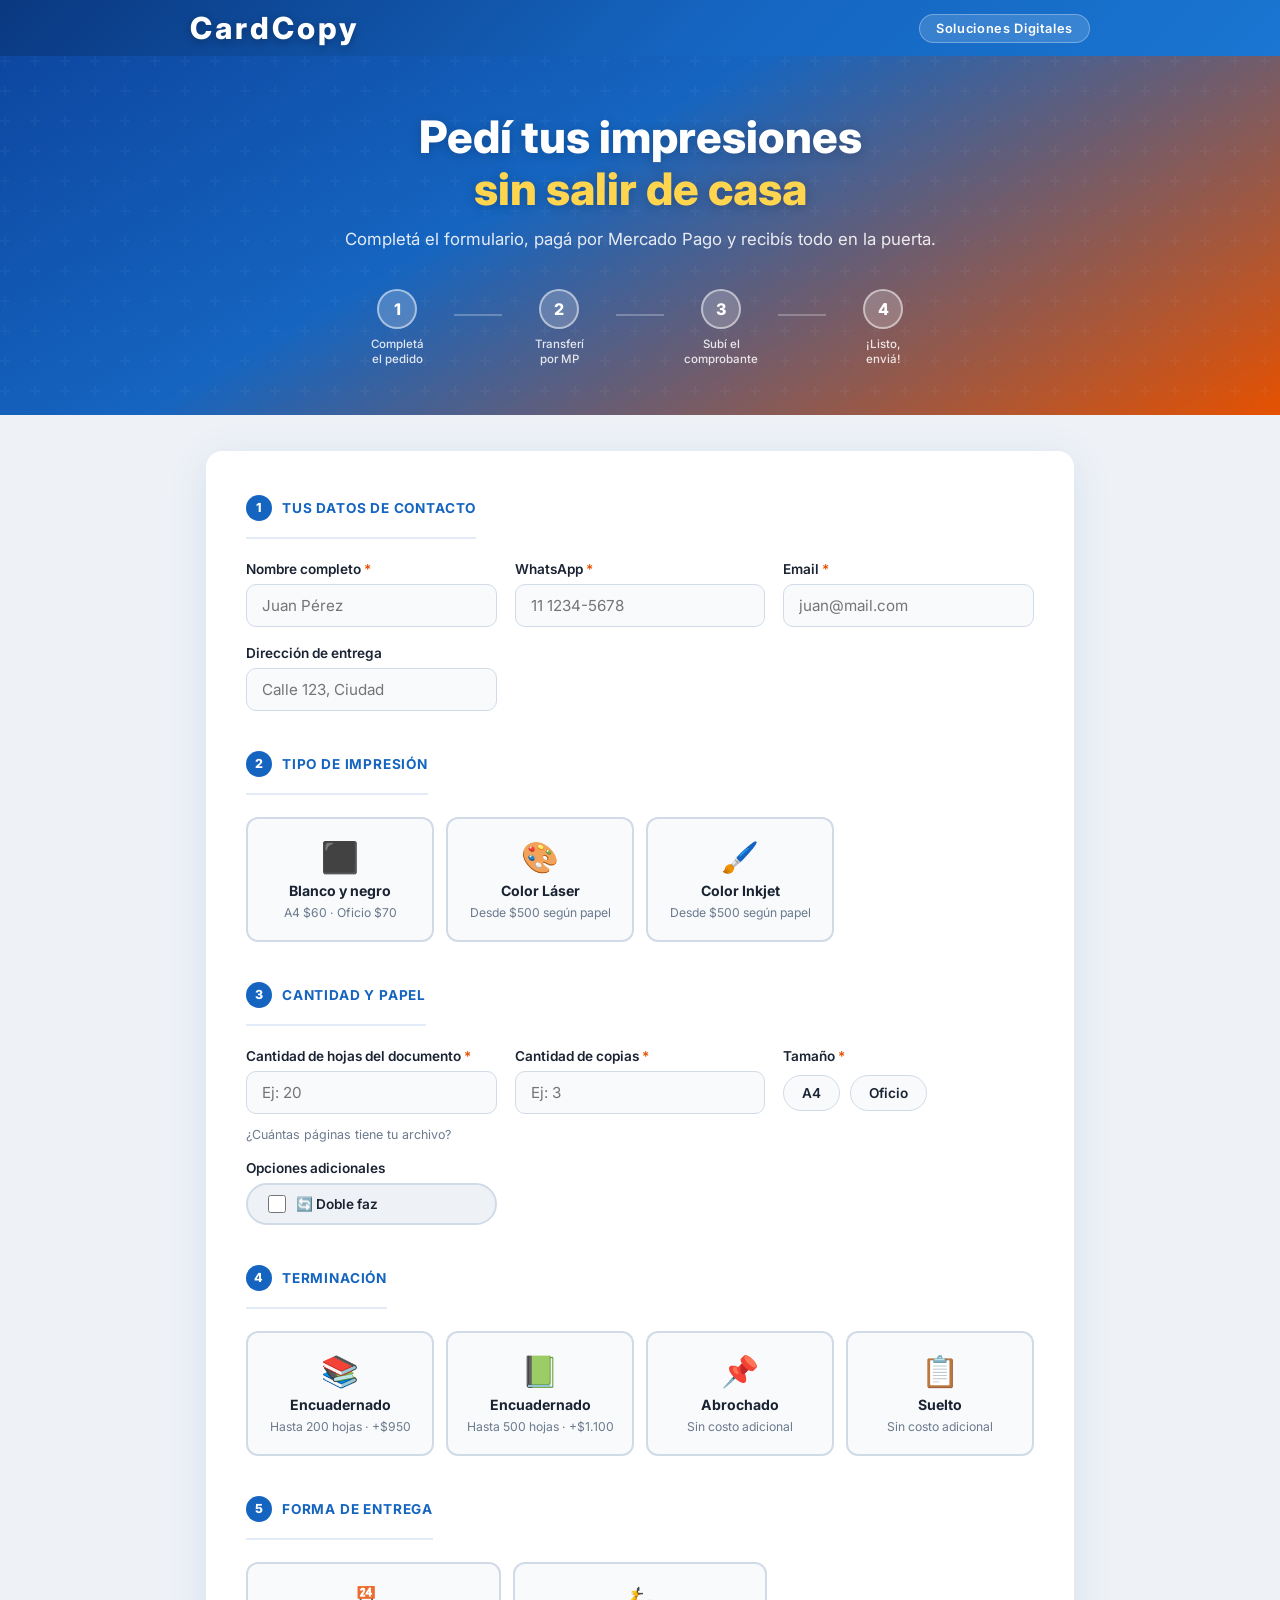
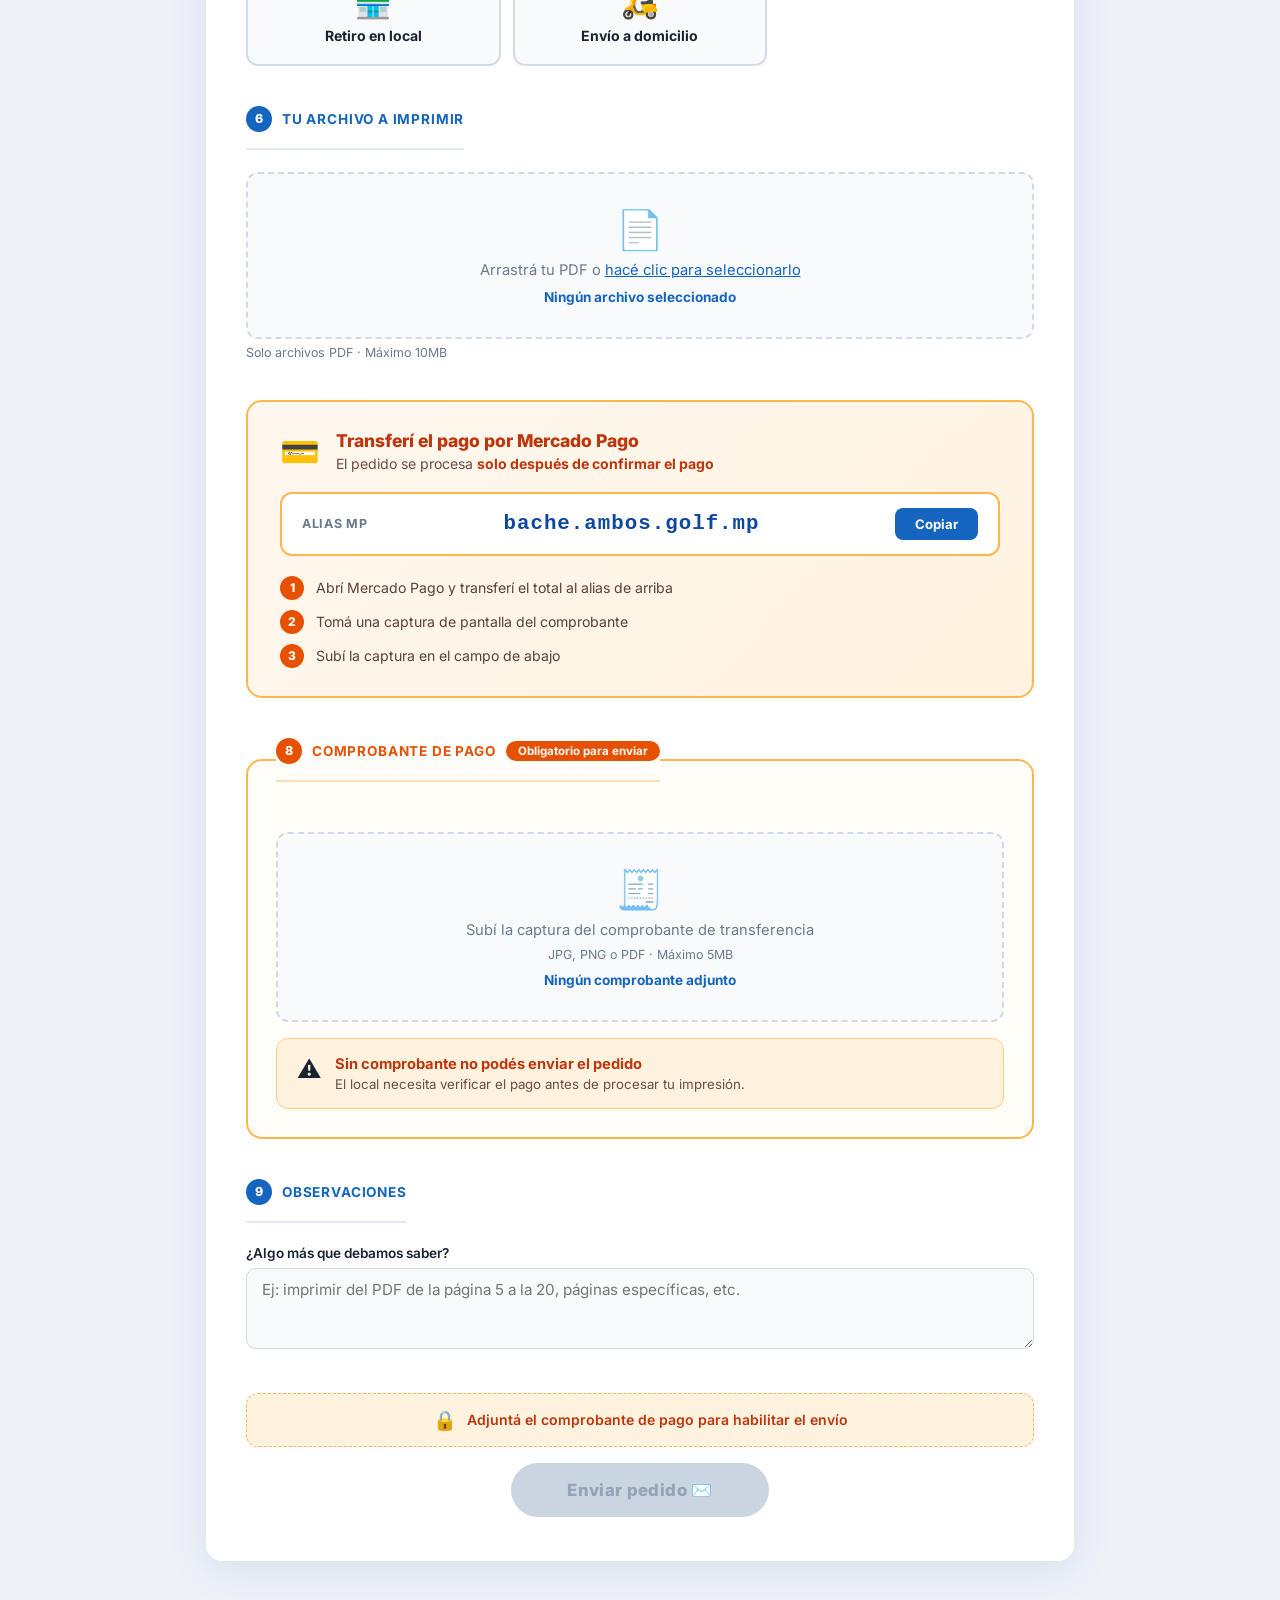
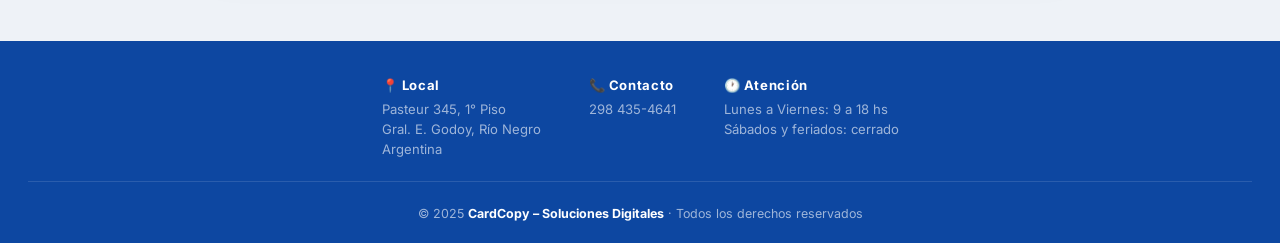
<file: index.html>
<!DOCTYPE html>
<html lang="es">
<head>
  <meta charset="UTF-8" />
  <meta name="viewport" content="width=device-width, initial-scale=1.0" />
  <title>CardCopy – Pedidos de Impresión</title>
  <link rel="stylesheet" href="style.css" />
  <link href="https://fonts.googleapis.com/css2?family=Inter:wght@400;500;600;700;800&display=swap" rel="stylesheet" />
</head>
<body>

  <!-- HEADER -->
  <header class="header">
    <div class="header-inner">
      <span class="logo-text">CardCopy</span>
      <div class="header-badge">Soluciones Digitales</div>
    </div>
  </header>

  <!-- HERO -->
  <section class="hero">
    <h1>Pedí tus impresiones<br/><span>sin salir de casa</span></h1>
    <p>Completá el formulario, pagá por Mercado Pago y recibís todo en la puerta.</p>
    <div class="steps">
      <div class="step"><div class="step-num">1</div><div class="step-label">Completá<br/>el pedido</div></div>
      <div class="step-line"></div>
      <div class="step"><div class="step-num">2</div><div class="step-label">Transferí<br/>por MP</div></div>
      <div class="step-line"></div>
      <div class="step"><div class="step-num">3</div><div class="step-label">Subí el<br/>comprobante</div></div>
      <div class="step-line"></div>
      <div class="step"><div class="step-num">4</div><div class="step-label">¡Listo,<br/>enviá!</div></div>
    </div>
  </section>

  <main class="container">
    <form class="form-card" id="mainForm" novalidate>

      <!-- PASO 1: DATOS -->
      <fieldset class="section">
        <legend class="section-title">
          <span class="section-num">1</span>
          Tus datos de contacto
        </legend>
        <div class="form-grid">
          <div class="field">
            <label for="nombre">Nombre completo <span class="req">*</span></label>
            <input type="text" id="nombre" name="fi-sender-fullName" required placeholder="Juan Pérez" />
          </div>
          <div class="field">
            <label for="telefono">WhatsApp <span class="req">*</span></label>
            <input type="tel" id="telefono" name="fi-text-telefono" required placeholder="11 1234-5678" />
          </div>
          <div class="field">
            <label for="email">Email <span class="req">*</span></label>
            <input type="email" id="email" name="fi-sender-email" required placeholder="juan@mail.com" />
          </div>
          <div class="field">
            <label for="direccion">Dirección de entrega</label>
            <input type="text" id="direccion" name="fi-text-direccion" placeholder="Calle 123, Ciudad" />
          </div>
        </div>
      </fieldset>

      <!-- PASO 2: TIPO DE COPIA -->
      <fieldset class="section">
        <legend class="section-title">
          <span class="section-num">2</span>
          Tipo de impresión
        </legend>
        <div class="option-grid">
          <label class="option-card">
            <input type="radio" name="fi-radio-tipo" value="Blanco y negro" required data-tipo="bn" />
            <div class="option-body">
              <span class="option-icon">⬛</span>
              <span class="option-label">Blanco y negro</span>
              <span class="option-desc">A4 $60 · Oficio $70</span>
            </div>
          </label>
          <label class="option-card">
            <input type="radio" name="fi-radio-tipo" value="Color Láser (alta definición)" data-tipo="color" />
            <div class="option-body">
              <span class="option-icon">🎨</span>
              <span class="option-label">Color Láser</span>
              <span class="option-desc">Desde $500 según papel</span>
            </div>
          </label>
          <label class="option-card">
            <input type="radio" name="fi-radio-tipo" value="Color Inkjet (calidad estándar)" data-tipo="color" />
            <div class="option-body">
              <span class="option-icon">🖌️</span>
              <span class="option-label">Color Inkjet</span>
              <span class="option-desc">Desde $500 según papel</span>
            </div>
          </label>
        </div>
      </fieldset>

      <!-- PASO 3: CANTIDAD Y PAPEL -->
      <fieldset class="section">
        <legend class="section-title">
          <span class="section-num">3</span>
          Cantidad y papel
        </legend>
        <div class="form-grid">
          <div class="field">
            <label for="hojas">Cantidad de hojas del documento <span class="req">*</span></label>
            <input type="number" id="hojas" name="fi-number-hojas" min="1" required placeholder="Ej: 20" />
            <span class="field-hint">¿Cuántas páginas tiene tu archivo?</span>
          </div>
          <div class="field">
            <label for="cantidad">Cantidad de copias <span class="req">*</span></label>
            <input type="number" id="cantidad" name="fi-number-copias" min="1" required placeholder="Ej: 3" />
          </div>
          <div class="field" id="campoTamaño">
            <label>Tamaño <span class="req">*</span></label>
            <div class="radio-row">
              <label class="radio-pill">
                <input type="radio" name="fi-radio-tamano" value="A4" required />
                <span>A4</span>
              </label>
              <label class="radio-pill">
                <input type="radio" name="fi-radio-tamano" value="Oficio" />
                <span>Oficio</span>
              </label>
            </div>
          </div>
          <div class="field" id="campoPapel" style="display:none;">
            <label>Tipo de papel <span class="req">*</span></label>
            <div class="radio-row">
              <label class="radio-pill">
                <input type="radio" name="fi-radio-papel" value="Común 75g" data-precio-papel="700" />
                <span>Común 75g</span>
              </label>
              <label class="radio-pill">
                <input type="radio" name="fi-radio-papel" value="Ilustración 120g brillante" data-precio-papel="900" />
                <span>Ilustración 120g</span>
              </label>
              <label class="radio-pill">
                <input type="radio" name="fi-radio-papel" value="Fotográfico" data-precio-papel="1200" />
                <span>Fotográfico</span>
              </label>
            </div>
            <div class="papel-precio-hint" id="papelPrecioHint" style="display:none;">
              <span class="papel-precio-label">Precio por copia:</span>
              <span class="papel-precio-valor" id="papelPrecioValor"></span>
            </div>
          </div>
          <div class="field">
            <label>Opciones adicionales</label>
            <label class="check-pill">
              <input type="checkbox" name="fi-checkbox-doble-faz" value="Sí" id="dobleFaz" />
              <span>🔄 Doble faz</span>
            </label>
          </div>
        </div>
      </fieldset>

      <!-- PASO 4: TERMINACIÓN -->
      <fieldset class="section">
        <legend class="section-title">
          <span class="section-num">4</span>
          Terminación
        </legend>
        <div class="option-grid">
          <label class="option-card">
            <input type="radio" name="fi-radio-terminacion" value="Encuadernado hasta 200 hojas A4 (+$950)" required data-encuadernado="950" />
            <div class="option-body">
              <span class="option-icon">📚</span>
              <span class="option-label">Encuadernado</span>
              <span class="option-desc">Hasta 200 hojas · +$950</span>
            </div>
          </label>
          <label class="option-card">
            <input type="radio" name="fi-radio-terminacion" value="Encuadernado hasta 500 hojas A4 (+$1.100)" data-encuadernado="1100" />
            <div class="option-body">
              <span class="option-icon">📗</span>
              <span class="option-label">Encuadernado</span>
              <span class="option-desc">Hasta 500 hojas · +$1.100</span>
            </div>
          </label>
          <label class="option-card">
            <input type="radio" name="fi-radio-terminacion" value="Abrochado" data-encuadernado="0" />
            <div class="option-body">
              <span class="option-icon">📌</span>
              <span class="option-label">Abrochado</span>
              <span class="option-desc">Sin costo adicional</span>
            </div>
          </label>
          <label class="option-card">
            <input type="radio" name="fi-radio-terminacion" value="Suelto" data-encuadernado="0" />
            <div class="option-body">
              <span class="option-icon">📋</span>
              <span class="option-label">Suelto</span>
              <span class="option-desc">Sin costo adicional</span>
            </div>
          </label>
        </div>
      </fieldset>

      <!-- PRECIO ESTIMADO -->
      <div class="precio-block" id="precioBlock" style="display:none;">
        <div class="precio-header">
          <span>🧮</span>
          <h3>Total estimado de tu pedido</h3>
        </div>
        <div class="precio-detalle" id="precioDetalle"></div>
        <div class="precio-total">
          <span>Total a transferir:</span>
          <strong id="precioTotal">$0</strong>
        </div>
        <p class="precio-nota">* Precio estimado. Puede variar si hay ajustes en el pedido.</p>
      </div>

      <!-- PASO 5: ENTREGA -->
      <fieldset class="section">
        <legend class="section-title">
          <span class="section-num">5</span>
          Forma de entrega
        </legend>
        <div class="option-grid three-col">
          <label class="option-card">
            <input type="radio" name="fi-radio-entrega" value="Retiro en local" required />
            <div class="option-body">
              <span class="option-icon">🏪</span>
              <span class="option-label">Retiro en local</span>
            </div>
          </label>
          <label class="option-card">
            <input type="radio" name="fi-radio-entrega" value="Envío por mensajería" />
            <div class="option-body">
              <span class="option-icon">🛵</span>
              <span class="option-label">Envío a domicilio</span>
            </div>
          </label>
        </div>
      </fieldset>

      <!-- PASO 6: ARCHIVO PDF -->
      <fieldset class="section">
        <legend class="section-title">
          <span class="section-num">6</span>
          Tu archivo a imprimir
        </legend>
        <div class="upload-area" id="pdfArea">
          <input type="file" id="archivoPDF" name="fi-file-pdf" accept=".pdf" required class="file-input" />
          <label for="archivoPDF" class="upload-label">
            <span class="upload-icon">📄</span>
            <span class="upload-text">Arrastrá tu PDF o <u>hacé clic para seleccionarlo</u></span>
            <span class="file-name" id="pdfName">Ningún archivo seleccionado</span>
          </label>
        </div>
        <p class="field-hint">Solo archivos PDF · Máximo 10MB</p>
      </fieldset>

      <!-- PASO 7: PAGO -->
      <div class="payment-block">
        <div class="payment-header">
          <span class="payment-icon">💳</span>
          <div>
            <h3>Transferí el pago por Mercado Pago</h3>
            <p>El pedido se procesa <strong>solo después de confirmar el pago</strong></p>
          </div>
        </div>
        <div class="alias-box">
          <span class="alias-label">Alias MP</span>
          <span class="alias-value" id="aliasValue">bache.ambos.golf.mp</span>
          <button type="button" class="copy-btn" onclick="copyAlias()">Copiar</button>
        </div>
        <div class="payment-steps">
          <div class="pay-step">
            <span class="pay-num">1</span>
            <span>Abrí Mercado Pago y transferí el total al alias de arriba</span>
          </div>
          <div class="pay-step">
            <span class="pay-num">2</span>
            <span>Tomá una captura de pantalla del comprobante</span>
          </div>
          <div class="pay-step">
            <span class="pay-num">3</span>
            <span>Subí la captura en el campo de abajo</span>
          </div>
        </div>
      </div>

      <!-- PASO 8: COMPROBANTE -->
      <fieldset class="section comprobante-section" id="comprobanteSection">
        <legend class="section-title comprobante-title">
          <span class="section-num orange">8</span>
          Comprobante de pago
          <span class="required-badge">Obligatorio para enviar</span>
        </legend>
        <div class="upload-area comprobante-upload" id="comprobanteArea">
          <input type="file" id="comprobante" name="fi-file-comprobante" accept="image/*,.pdf" class="file-input" />
          <label for="comprobante" class="upload-label">
            <span class="upload-icon">🧾</span>
            <span class="upload-text">Subí la captura del comprobante de transferencia</span>
            <span class="upload-subtext">JPG, PNG o PDF · Máximo 5MB</span>
            <span class="file-name" id="comprobanteName">Ningún comprobante adjunto</span>
          </label>
        </div>
        <div class="warning-box" id="warningBox">
          <span class="warning-icon">⚠️</span>
          <div>
            <strong>Sin comprobante no podés enviar el pedido</strong>
            <p>El local necesita verificar el pago antes de procesar tu impresión.</p>
          </div>
        </div>
        <div class="ok-box" id="okBox" style="display:none;">
          <span>✅</span>
          <div>
            <strong>Comprobante adjunto correctamente</strong>
            <p>Ya podés enviar tu pedido.</p>
          </div>
        </div>
      </fieldset>

      <!-- OBSERVACIONES -->
      <fieldset class="section">
        <legend class="section-title">
          <span class="section-num">9</span>
          Observaciones
        </legend>
        <div class="field">
          <label for="obs">¿Algo más que debamos saber?</label>
          <textarea id="obs" name="fi-text-observaciones" rows="3"
            placeholder="Ej: imprimir del PDF de la página 5 a la 20, páginas específicas, etc."></textarea>
        </div>
        <!-- Campo oculto: total estimado -->
        <input type="hidden" name="fi-text-total" id="totalHidden" value="" />
      </fieldset>

      <!-- SUBMIT -->
      <div class="submit-area">
        <div class="submit-blocker" id="submitBlocker">
          <span>🔒</span>
          <p>Adjuntá el comprobante de pago para habilitar el envío</p>
        </div>
        <div id="formError" style="display:none; color:#e53935; background:#fff0f0; border:1px solid #ffcdd2; border-radius:10px; padding:12px 16px; font-size:14px; margin-bottom:12px;">
          ⚠️ Hubo un error al enviar el pedido. Intentá de nuevo.
        </div>
        <button type="submit" class="btn-submit" id="submitBtn" disabled>
          Enviar pedido ✉️
        </button>
      </div>

    </form>
  </main>

  <footer class="footer">
    <div class="footer-info">
      <div class="footer-col">
        <strong>📍 Local</strong>
        <span>Pasteur 345, 1° Piso</span>
        <span>Gral. E. Godoy, Río Negro</span>
        <span>Argentina</span>
      </div>
      <div class="footer-col">
        <strong>📞 Contacto</strong>
        <span><a href="tel:2984354641">298 435-4641</a></span>
      </div>
      <div class="footer-col">
        <strong>🕐 Atención</strong>
        <span>Lunes a Viernes: 9 a 18 hs</span>
        <span>Sábados y feriados: cerrado</span>
      </div>
    </div>
    <p class="footer-copy">© 2025 <strong>CardCopy – Soluciones Digitales</strong> · Todos los derechos reservados</p>
  </footer>

  <script src="https://forminit.com/sdk/v1/forminit.js"></script>
  <script>
    // ── TABLA DE PRECIOS ──
    const PRECIOS = {
      'bn':    { 'A4': 60, 'Oficio': 70 },
      'color': { 'Común 75g': 700, 'Ilustración 120g brillante': 900, 'Fotográfico': 1200 }
    };

    function formatPeso(n) {
      return '$' + n.toLocaleString('es-AR');
    }

    // Muestra/oculta el campo de papel según tipo de copia
    function actualizarCamposPapel() {
      const tipo = document.querySelector('input[name="fi-radio-tipo"]:checked');
      const campoPapel  = document.getElementById('campoPapel');
      const campoTamaño = document.getElementById('campoTamaño');
      if (!tipo) return;
      const esBN = tipo.dataset.tipo === 'bn';
      campoPapel.style.display  = esBN ? 'none' : '';
      campoTamaño.style.display = esBN ? '' : 'none';
      calcularTotal();
    }

    function calcularTotal() {
      const tipo      = document.querySelector('input[name="fi-radio-tipo"]:checked');
      const tamaño    = document.querySelector('input[name="fi-radio-tamano"]:checked');
      const papel     = document.querySelector('input[name="fi-radio-papel"]:checked');
      const hojas     = parseInt(document.getElementById('hojas').value) || 0;
      const copias    = parseInt(document.getElementById('cantidad').value) || 1;
      const terminacion = document.querySelector('input[name="fi-radio-terminacion"]:checked');

      if (!tipo || !hojas) {
        document.getElementById('precioBlock').style.display = 'none';
        return;
      }

      const esBN = tipo.dataset.tipo === 'bn';
      let precioPorCara = 0;
      let sinDatos = false;

      if (esBN) {
        if (tamaño) {
          precioPorCara = PRECIOS.bn[tamaño.value] || 0;
        } else { sinDatos = true; }
      } else {
        if (papel) {
          precioPorCara = PRECIOS.color[papel.value] || 0;
        } else { sinDatos = true; }
      }

      if (sinDatos) {
        document.getElementById('precioDetalle').innerHTML =
          '<div class="precio-fila"><span>Seleccioná ' + (esBN ? 'tamaño' : 'tipo de papel') + ' para ver el precio</span><span>—</span></div>';
        document.getElementById('precioTotal').textContent = '—';
        document.getElementById('totalHidden').value = '';
        document.getElementById('precioBlock').style.display = 'block';
        return;
      }

      // Doble faz: si es B&N y está marcado, se cobran 2 caras por hoja
      const doble = document.getElementById('dobleFaz').checked;
      const facesMultiplier = (esBN && doble) ? 2 : 1;
      const totalCaras = hojas * copias * facesMultiplier;
      const subtotal = precioPorCara * totalCaras;
      const costoEncuadernado = terminacion ? parseInt(terminacion.dataset.encuadernado || 0) : 0;
      const total = subtotal + costoEncuadernado;

      const tamañoLabel = esBN ? (tamaño ? tamaño.value : '—') : 'A4';
      const papelLabel  = esBN ? ' · Papel común' : ' · ' + papel.value;
      const copiasDesc  = copias > 1 ? ` × ${copias} copias` : '';
      const dobleFazDesc = (esBN && doble) ? ' · Doble faz (×2)' : '';

      let detalle = `<div class="precio-fila">
        <span>${hojas} hojas${copiasDesc} · ${tamañoLabel}${papelLabel}${dobleFazDesc}</span>
        <span>${formatPeso(precioPorCara)}/cara × ${totalCaras} = ${formatPeso(subtotal)}</span>
      </div>`;

      if (costoEncuadernado > 0) {
        detalle += `<div class="precio-fila">
          <span>${terminacion.value.split(' (+')[0]}</span>
          <span>+${formatPeso(costoEncuadernado)}</span>
        </div>`;
      }

      document.getElementById('precioDetalle').innerHTML = detalle;
      document.getElementById('precioTotal').textContent = formatPeso(total);
      document.getElementById('totalHidden').value = formatPeso(total);
      document.getElementById('precioBlock').style.display = 'block';
    }

    // Escuchar cambios
    document.querySelectorAll('input[name="fi-radio-tipo"]').forEach(el =>
      el.addEventListener('change', actualizarCamposPapel));
    ['input[name="fi-radio-tamano"]', 'input[name="fi-radio-papel"]', 'input[name="fi-radio-terminacion"]']
      .forEach(sel => document.querySelectorAll(sel).forEach(el => el.addEventListener('change', calcularTotal)));

    // Mostrar precio del papel seleccionado
    document.querySelectorAll('input[name="fi-radio-papel"]').forEach(el => {
      el.addEventListener('change', function() {
        const hint  = document.getElementById('papelPrecioHint');
        const valor = document.getElementById('papelPrecioValor');
        const precio = this.dataset.precioPapel;
        if (precio) {
          valor.textContent = '$' + parseInt(precio).toLocaleString('es-AR') + ' por copia';
          hint.style.display = 'flex';
        }
      });
    });

    document.getElementById('hojas').addEventListener('input', calcularTotal);
    document.getElementById('cantidad').addEventListener('input', calcularTotal);
    document.getElementById('dobleFaz').addEventListener('change', calcularTotal);

    // PDF upload
    document.getElementById('archivoPDF').addEventListener('change', function () {
      document.getElementById('pdfName').textContent = this.files[0] ? this.files[0].name : 'Ningún archivo seleccionado';
      document.getElementById('pdfArea').classList.toggle('has-file', !!this.files[0]);
    });

    // Comprobante
    document.getElementById('comprobante').addEventListener('change', function () {
      const hasFile = !!this.files[0];
      document.getElementById('comprobanteName').textContent = hasFile ? this.files[0].name : 'Ningún comprobante adjunto';
      document.getElementById('comprobanteArea').classList.toggle('has-file', hasFile);
      document.getElementById('warningBox').style.display = hasFile ? 'none' : 'flex';
      document.getElementById('okBox').style.display = hasFile ? 'flex' : 'none';
      document.getElementById('submitBlocker').style.display = hasFile ? 'none' : 'flex';
      document.getElementById('submitBtn').disabled = !hasFile;
      document.getElementById('submitBtn').classList.toggle('enabled', hasFile);
      document.getElementById('comprobanteSection').classList.toggle('done', hasFile);
    });

    // Option cards highlight
    document.querySelectorAll('.option-card input[type="radio"]').forEach(input => {
      input.addEventListener('change', function () {
        document.querySelectorAll(`input[name="${this.name}"]`).forEach(r => r.closest('.option-card').classList.remove('selected'));
        this.closest('.option-card').classList.add('selected');
      });
    });

    // Copiar alias
    function copyAlias() {
      navigator.clipboard.writeText('bache.ambos.golf.mp').then(() => {
        const btn = document.querySelector('.copy-btn');
        btn.textContent = '¡Copiado!';
        btn.classList.add('copied');
        setTimeout(() => { btn.textContent = 'Copiar'; btn.classList.remove('copied'); }, 2000);
      });
    }

    // ── FORMINIT SUBMIT ──
    const forminit = new Forminit();
    document.getElementById('mainForm').addEventListener('submit', async (e) => {
      e.preventDefault();
      const btn = document.getElementById('submitBtn');
      const errBox = document.getElementById('formError');
      btn.disabled = true;
      btn.textContent = 'Enviando...';
      errBox.style.display = 'none';

      const { data, redirectUrl, error } = await forminit.submit('4lxmi5d0onm', new FormData(e.target));

      if (error) {
        errBox.style.display = 'block';
        errBox.textContent = '⚠️ Error: ' + (error.message || 'No se pudo enviar el pedido. Intentá de nuevo.');
        btn.disabled = false;
        btn.textContent = 'Enviar pedido ✉️';
        btn.classList.add('enabled');
        return;
      }

      // Redirigir a página de gracias
      window.location.href = 'https://cardcopy-git-main-fedes-projects-91be2341.vercel.app/gracias.html';
    });
  </script>
</body>
</html>
</file>
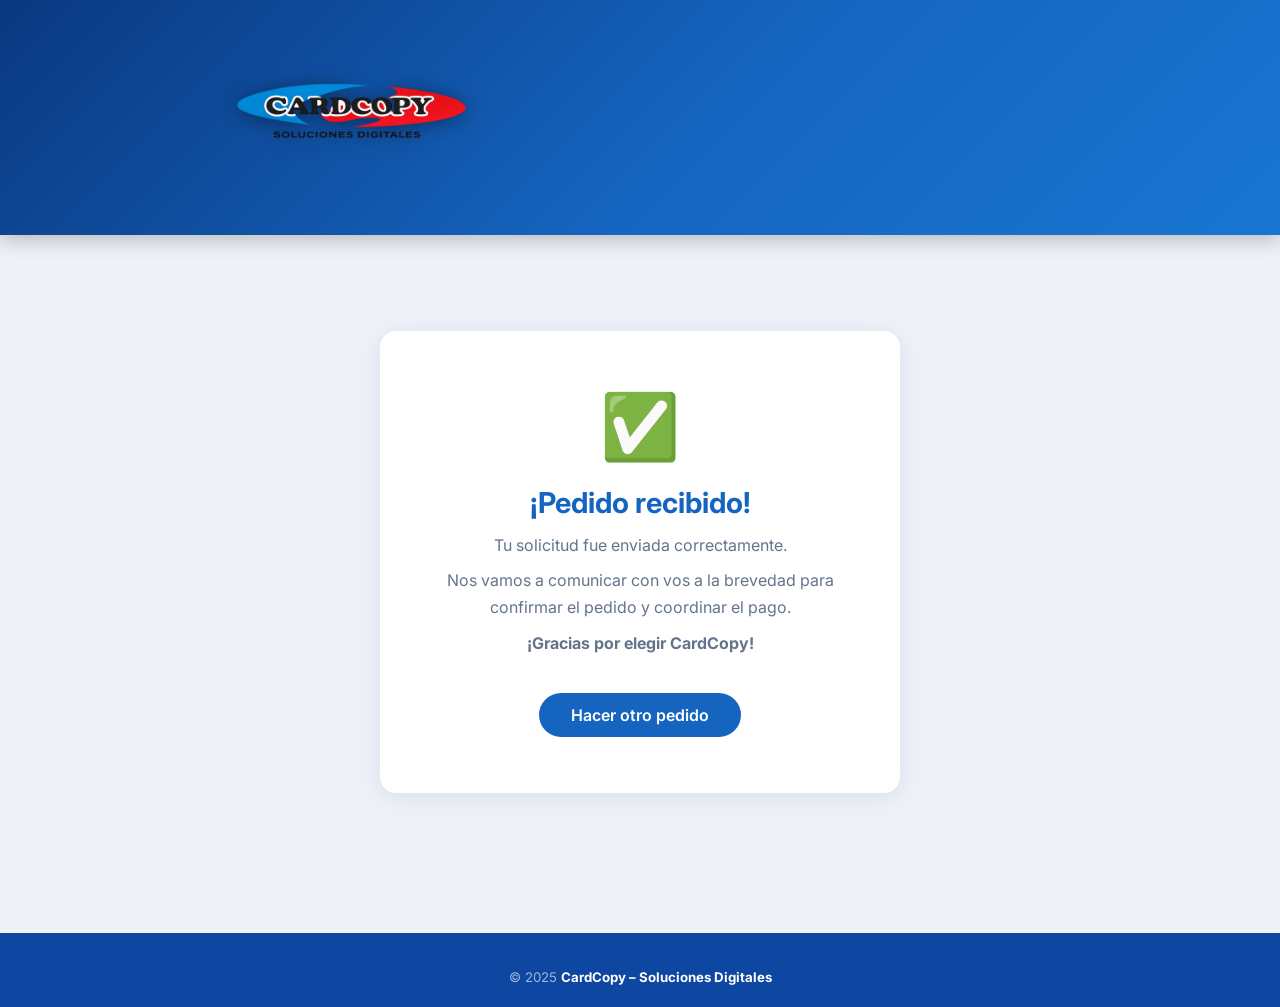
<file: gracias.html>
<!DOCTYPE html>
<html lang="es">
<head>
  <meta charset="UTF-8" />
  <meta name="viewport" content="width=device-width, initial-scale=1.0" />
  <title>¡Pedido recibido! – CardCopy</title>
  <link rel="stylesheet" href="style.css" />
  <link href="https://fonts.googleapis.com/css2?family=Inter:wght@400;500;600;700&display=swap" rel="stylesheet" />
  <style>
    .thanks-card {
      max-width: 520px;
      margin: 60px auto;
      background: #fff;
      border-radius: 16px;
      box-shadow: 0 4px 24px rgba(13,71,161,0.1);
      padding: 56px 40px;
      text-align: center;
    }
    .thanks-icon { font-size: 4rem; margin-bottom: 20px; }
    .thanks-card h1 { color: #1565C0; font-size: 1.8rem; margin-bottom: 12px; }
    .thanks-card p { color: #64748B; line-height: 1.7; margin-bottom: 8px; }
    .btn-back {
      display: inline-block;
      margin-top: 28px;
      padding: 12px 32px;
      background: #1565C0;
      color: #fff;
      border-radius: 50px;
      text-decoration: none;
      font-weight: 600;
      font-family: 'Inter', sans-serif;
      transition: background 0.2s;
    }
    .btn-back:hover { background: #0D47A1; }
  </style>
</head>
<body>
  <header class="header">
    <div class="header-inner">
      <img src="public/images/logo-cardcopy.png" alt="CardCopy Logo" class="logo" onerror="this.style.display='none'; document.querySelector('.logo-text').style.display='block'" />
      <span class="logo-text" style="display:none;">CardCopy</span>
    </div>
  </header>

  <div class="container">
    <div class="thanks-card">
      <div class="thanks-icon">✅</div>
      <h1>¡Pedido recibido!</h1>
      <p>Tu solicitud fue enviada correctamente.</p>
      <p>Nos vamos a comunicar con vos a la brevedad para confirmar el pedido y coordinar el pago.</p>
      <p><strong>¡Gracias por elegir CardCopy!</strong></p>
      <a href="/" class="btn-back">Hacer otro pedido</a>
    </div>
  </div>

  <footer class="footer">
    <p>© 2025 <strong>CardCopy – Soluciones Digitales</strong></p>
  </footer>
</body>
</html>
</file>
<file: style.css>
*, *::before, *::after { box-sizing: border-box; margin: 0; padding: 0; }

:root {
  --blue-dark:  #0D47A1;
  --blue:       #1565C0;
  --blue-light: #1E88E5;
  --orange:     #E65100;
  --orange-light: #FF6F00;
  --green:      #2E7D32;
  --green-light: #43A047;
  --bg:         #EEF2F7;
  --surface:    #FFFFFF;
  --border:     #D1DBE8;
  --text:       #1A2332;
  --text-muted: #6B7A8D;
  --radius:     16px;
  --shadow:     0 8px 40px rgba(13,71,161,0.10);
}

body {
  font-family: 'Inter', sans-serif;
  background: var(--bg);
  color: var(--text);
  min-height: 100vh;
}

/* ── HEADER ── */
.header {
  background: linear-gradient(135deg, #0A3880 0%, var(--blue) 55%, #1976D2 100%);
  padding: 10px 28px;
  box-shadow: 0 4px 20px rgba(0,0,0,0.25);
}
.header-inner {
  max-width: 900px;
  margin: 0 auto;
  display: flex;
  align-items: center;
  gap: 16px;
}
.logo { height: 215px; width: auto; filter: drop-shadow(0 2px 10px rgba(0,0,0,0.4)); }
.logo-text {
  font-size: 1.9rem; font-weight: 800; color: #fff;
  letter-spacing: 3px; text-shadow: 0 2px 8px rgba(0,0,0,0.3);
}
.header-badge {
  margin-left: auto;
  background: rgba(255,255,255,0.15);
  border: 1px solid rgba(255,255,255,0.3);
  color: #fff;
  padding: 6px 16px;
  border-radius: 50px;
  font-size: 0.8rem;
  font-weight: 600;
  letter-spacing: 0.05em;
  backdrop-filter: blur(4px);
}

/* ── HERO ── */
.hero {
  background: linear-gradient(150deg, #0D47A1 0%, #1565C0 40%, #E65100 100%);
  color: #fff;
  text-align: center;
  padding: 56px 24px 48px;
  position: relative;
  overflow: hidden;
}
.hero::before {
  content: '';
  position: absolute;
  inset: 0;
  background: url("data:image/svg+xml,%3Csvg width='60' height='60' viewBox='0 0 60 60' xmlns='http://www.w3.org/2000/svg'%3E%3Cg fill='none' fill-rule='evenodd'%3E%3Cg fill='%23ffffff' fill-opacity='0.03'%3E%3Cpath d='M36 34v-4h-2v4h-4v2h4v4h2v-4h4v-2h-4zm0-30V0h-2v4h-4v2h4v4h2V6h4V4h-4zM6 34v-4H4v4H0v2h4v4h2v-4h4v-2H6zM6 4V0H4v4H0v2h4v4h2V6h4V4H6z'/%3E%3C/g%3E%3C/g%3E%3C/svg%3E");
}
.hero h1 {
  font-size: clamp(1.8rem, 5vw, 2.8rem);
  font-weight: 800;
  line-height: 1.15;
  margin-bottom: 14px;
  position: relative;
  text-shadow: 0 2px 12px rgba(0,0,0,0.2);
}
.hero h1 span { color: #FFD54F; }
.hero p {
  font-size: 1.05rem;
  opacity: 0.88;
  margin-bottom: 40px;
  position: relative;
}

/* ── STEPS ── */
.steps {
  display: flex;
  align-items: center;
  justify-content: center;
  gap: 0;
  position: relative;
  max-width: 600px;
  margin: 0 auto;
}
.step {
  display: flex;
  flex-direction: column;
  align-items: center;
  gap: 8px;
  flex: 1;
}
.step-num {
  width: 40px; height: 40px;
  background: rgba(255,255,255,0.2);
  border: 2px solid rgba(255,255,255,0.5);
  border-radius: 50%;
  display: flex; align-items: center; justify-content: center;
  font-weight: 800; font-size: 1rem; color: #fff;
  backdrop-filter: blur(4px);
  transition: all 0.3s;
}
.step-label {
  font-size: 0.72rem;
  color: rgba(255,255,255,0.85);
  text-align: center;
  line-height: 1.3;
  font-weight: 500;
}
.step-line {
  flex: 1;
  height: 2px;
  background: rgba(255,255,255,0.25);
  margin-bottom: 26px;
  max-width: 48px;
}

/* ── CONTAINER ── */
.container {
  max-width: 900px;
  margin: 0 auto;
  padding: 36px 16px 80px;
}

/* ── FORM CARD ── */
.form-card {
  background: var(--surface);
  border-radius: var(--radius);
  box-shadow: var(--shadow);
  padding: 44px 40px;
  display: flex;
  flex-direction: column;
  gap: 40px;
}

/* ── SECTION ── */
.section { border: none; padding: 0; }
.section-title {
  display: flex;
  align-items: center;
  gap: 10px;
  font-size: 0.85rem;
  font-weight: 700;
  color: var(--blue);
  text-transform: uppercase;
  letter-spacing: 0.06em;
  padding-bottom: 16px;
  margin-bottom: 22px;
  border-bottom: 2px solid #E3EBF8;
}
.section-num {
  width: 26px; height: 26px;
  background: var(--blue);
  color: #fff;
  border-radius: 50%;
  display: flex; align-items: center; justify-content: center;
  font-size: 0.78rem;
  font-weight: 800;
  flex-shrink: 0;
}
.section-num.orange { background: var(--orange); }
.req { color: var(--orange); }

/* ── FORM GRID ── */
.form-grid {
  display: grid;
  grid-template-columns: repeat(auto-fill, minmax(210px, 1fr));
  gap: 18px;
}
.field { display: flex; flex-direction: column; gap: 7px; }
.field label { font-size: 0.85rem; font-weight: 600; color: var(--text); }
.field input[type="text"],
.field input[type="email"],
.field input[type="tel"],
.field input[type="number"],
.field textarea {
  padding: 11px 15px;
  border: 1.5px solid var(--border);
  border-radius: 10px;
  font-size: 0.95rem;
  font-family: inherit;
  color: var(--text);
  background: #F8FAFC;
  transition: all 0.2s;
}
.field input:focus, .field textarea:focus {
  outline: none;
  border-color: var(--blue-light);
  background: #fff;
  box-shadow: 0 0 0 4px rgba(30,136,229,0.10);
}
.field textarea { resize: vertical; }
.field-hint { font-size: 0.78rem; color: var(--text-muted); margin-top: 6px; }

/* ── OPTION CARDS ── */
.option-grid {
  display: grid;
  grid-template-columns: repeat(auto-fill, minmax(170px, 1fr));
  gap: 12px;
}
.option-grid.three-col { grid-template-columns: repeat(3, 1fr); }
.option-card {
  cursor: pointer;
  border-radius: 12px;
  border: 2px solid var(--border);
  background: #F8FAFC;
  transition: all 0.2s;
  overflow: hidden;
}
.option-card input[type="radio"] { display: none; }
.option-body {
  display: flex; flex-direction: column;
  align-items: center; justify-content: center;
  text-align: center;
  padding: 20px 12px;
  gap: 6px;
}
.option-icon { font-size: 1.9rem; }
.option-label { font-size: 0.88rem; font-weight: 700; color: var(--text); }
.option-desc { font-size: 0.76rem; color: var(--text-muted); }
.option-card:hover {
  border-color: var(--blue-light);
  transform: translateY(-3px);
  box-shadow: 0 6px 20px rgba(21,101,192,0.12);
}
.option-card.selected, .option-card:has(input:checked) {
  border-color: var(--blue);
  background: #EBF3FD;
  box-shadow: 0 0 0 4px rgba(21,101,192,0.12);
}
.option-card.selected .option-label,
.option-card:has(input:checked) .option-label { color: var(--blue); }

/* ── RADIO PILLS ── */
.radio-row { display: flex; flex-wrap: wrap; gap: 10px; margin-top: 4px; }
.radio-pill { cursor: pointer; }
.radio-pill input[type="radio"] { display: none; }
.radio-pill span {
  display: block;
  padding: 9px 18px;
  border-radius: 50px;
  border: 1.5px solid var(--border);
  font-size: 0.85rem;
  font-weight: 600;
  background: #F8FAFC;
  transition: all 0.2s;
  color: var(--text);
}
.radio-pill:has(input:checked) span {
  background: var(--blue); color: #fff; border-color: var(--blue);
}
.radio-pill:hover span { border-color: var(--blue-light); }

/* ── UPLOAD ── */
.upload-area {
  border: 2px dashed var(--border);
  border-radius: 12px;
  background: #F8FAFC;
  transition: all 0.25s;
  cursor: pointer;
}
.upload-area:hover { border-color: var(--blue-light); background: #EBF3FD; }
.upload-area.has-file { border-color: var(--green-light); background: #F0FBF0; border-style: solid; }
.file-input { display: none; }
.upload-label {
  display: flex; flex-direction: column;
  align-items: center; justify-content: center;
  padding: 32px 24px;
  gap: 8px;
  cursor: pointer;
}
.upload-icon { font-size: 2.4rem; }
.upload-text { font-size: 0.92rem; color: var(--text-muted); text-align: center; }
.upload-text u { color: var(--blue); text-decoration-color: var(--blue); }
.upload-subtext { font-size: 0.78rem; color: var(--text-muted); }
.file-name { font-size: 0.85rem; font-weight: 700; color: var(--blue); margin-top: 2px; }
.upload-area.has-file .file-name { color: var(--green); }

/* ── PAYMENT BLOCK ── */
.payment-block {
  background: linear-gradient(135deg, #FFF8F0 0%, #FFF3E0 100%);
  border: 2px solid #FFB74D;
  border-radius: 16px;
  padding: 28px 32px;
  display: flex;
  flex-direction: column;
  gap: 20px;
}
.payment-header {
  display: flex;
  align-items: flex-start;
  gap: 16px;
}
.payment-icon { font-size: 2rem; flex-shrink: 0; margin-top: 2px; }
.payment-header h3 { font-size: 1.1rem; font-weight: 800; color: #BF360C; margin-bottom: 4px; }
.payment-header p { font-size: 0.88rem; color: #6D4C41; }
.payment-header strong { color: #BF360C; }

.alias-box {
  display: flex;
  align-items: center;
  gap: 12px;
  background: #fff;
  border: 2px solid #FFB74D;
  border-radius: 12px;
  padding: 14px 20px;
  flex-wrap: wrap;
}
.alias-label {
  font-size: 0.78rem;
  font-weight: 700;
  color: var(--text-muted);
  text-transform: uppercase;
  letter-spacing: 0.06em;
}
.alias-value {
  font-size: 1.3rem;
  font-weight: 800;
  color: #0D47A1;
  font-family: 'Courier New', monospace;
  letter-spacing: 1px;
  flex: 1;
  text-align: center;
}
.copy-btn {
  background: var(--blue);
  color: #fff;
  border: none;
  padding: 8px 20px;
  border-radius: 8px;
  font-size: 0.82rem;
  font-weight: 700;
  cursor: pointer;
  transition: all 0.2s;
  font-family: inherit;
}
.copy-btn:hover { background: var(--blue-dark); }
.copy-btn.copied { background: var(--green); }

.payment-steps { display: flex; flex-direction: column; gap: 10px; }
.pay-step {
  display: flex;
  align-items: center;
  gap: 12px;
  font-size: 0.88rem;
  color: #5D4037;
}
.pay-num {
  width: 24px; height: 24px;
  background: var(--orange);
  color: #fff;
  border-radius: 50%;
  display: flex; align-items: center; justify-content: center;
  font-size: 0.75rem;
  font-weight: 800;
  flex-shrink: 0;
}

/* ── COMPROBANTE SECTION ── */
.comprobante-section {
  border: 2px solid #FFB74D !important;
  border-radius: 16px;
  padding: 28px 28px !important;
  background: #FFFDF7;
  transition: all 0.3s;
}
.comprobante-section.done {
  border-color: var(--green-light) !important;
  background: #F5FBF5;
}
.comprobante-title {
  border-bottom-color: #FFE0B2 !important;
  color: var(--orange) !important;
}
.comprobante-section.done .comprobante-title {
  color: var(--green) !important;
  border-bottom-color: #C8E6C9 !important;
}
.required-badge {
  margin-left: auto;
  background: var(--orange);
  color: #fff;
  padding: 3px 12px;
  border-radius: 50px;
  font-size: 0.72rem;
  font-weight: 700;
  text-transform: none;
  letter-spacing: 0;
}
.comprobante-section.done .required-badge {
  background: var(--green);
}
.comprobante-upload { margin-bottom: 16px; }

/* ── WARNING / OK BOX ── */
.warning-box, .ok-box {
  display: flex;
  align-items: flex-start;
  gap: 14px;
  border-radius: 12px;
  padding: 16px 20px;
  margin-top: 4px;
}
.warning-box {
  background: #FFF3E0;
  border: 1.5px solid #FFCC80;
}
.warning-box span { font-size: 1.5rem; flex-shrink: 0; }
.warning-box strong { display: block; color: #BF360C; font-size: 0.92rem; margin-bottom: 3px; }
.warning-box p { font-size: 0.83rem; color: #6D4C41; }
.ok-box {
  background: #F1F8E9;
  border: 1.5px solid #AED581;
}
.ok-box span { font-size: 1.5rem; flex-shrink: 0; }
.ok-box strong { display: block; color: var(--green); font-size: 0.92rem; margin-bottom: 3px; }
.ok-box p { font-size: 0.83rem; color: #33691E; }

/* ── SUBMIT ── */
.submit-area {
  display: flex;
  flex-direction: column;
  align-items: center;
  gap: 16px;
  padding-top: 4px;
}
.submit-blocker {
  display: flex;
  align-items: center;
  gap: 10px;
  background: #FFF3E0;
  border: 1.5px dashed #FFB74D;
  border-radius: 12px;
  padding: 14px 24px;
  width: 100%;
  justify-content: center;
  color: #BF360C;
  font-size: 0.88rem;
  font-weight: 600;
}
.submit-blocker span { font-size: 1.2rem; }
.btn-submit {
  background: #CBD5E1;
  color: #94A3B8;
  border: none;
  padding: 17px 56px;
  border-radius: 50px;
  font-size: 1.05rem;
  font-weight: 800;
  cursor: not-allowed;
  font-family: inherit;
  letter-spacing: 0.02em;
  transition: all 0.3s;
  box-shadow: none;
}
.btn-submit.enabled {
  background: linear-gradient(135deg, var(--orange) 0%, var(--orange-light) 100%);
  color: #fff;
  cursor: pointer;
  box-shadow: 0 6px 24px rgba(230,81,0,0.35);
}
.btn-submit.enabled:hover {
  transform: translateY(-3px);
  box-shadow: 0 10px 30px rgba(230,81,0,0.45);
}
.btn-submit.enabled:active { transform: translateY(0); }

/* ── CHECK PILL (doble faz) ── */
.check-pill-wrap {
  display: flex;
  align-items: center;
  gap: 12px;
  margin-top: 8px;
}
.check-pill {
  display: flex;
  align-items: center;
  gap: 10px;
  background: var(--bg);
  border: 2px solid var(--border);
  border-radius: 50px;
  padding: 10px 20px;
  cursor: pointer;
  font-size: 0.95rem;
  font-weight: 600;
  color: var(--text);
  transition: border-color 0.2s, background 0.2s, color 0.2s;
  user-select: none;
}
.check-pill input[type="checkbox"] {
  width: 18px; height: 18px;
  accent-color: var(--blue);
  cursor: pointer;
}
.check-pill:has(input:checked) {
  border-color: var(--blue);
  background: rgba(21,101,192,0.08);
  color: var(--blue);
}

/* ── PRECIO BLOCK ── */
.precio-block {
  background: linear-gradient(135deg, #E8F4FD 0%, #F0F7FF 100%);
  border: 2px solid var(--blue-light);
  border-radius: var(--radius);
  padding: 24px 28px;
  margin-top: 4px;
}
.precio-header {
  display: flex;
  align-items: center;
  gap: 10px;
  margin-bottom: 16px;
}
.precio-header span { font-size: 1.4rem; }
.precio-header h3 {
  font-size: 1.05rem;
  font-weight: 700;
  color: var(--blue-dark);
  margin: 0;
}
.precio-detalle {
  display: flex;
  flex-direction: column;
  gap: 6px;
  margin-bottom: 14px;
}
.precio-fila {
  display: flex;
  justify-content: space-between;
  align-items: center;
  font-size: 0.92rem;
  color: var(--text-muted);
  padding: 4px 0;
  border-bottom: 1px dashed var(--border);
}
.precio-fila:last-child { border-bottom: none; }
.precio-fila span:last-child { font-weight: 600; color: var(--text); }
.precio-total {
  display: flex;
  justify-content: space-between;
  align-items: center;
  background: var(--blue);
  color: #fff;
  border-radius: 12px;
  padding: 14px 20px;
  margin-top: 4px;
}
.precio-total span { font-size: 0.95rem; font-weight: 600; }
.precio-total strong { font-size: 1.5rem; font-weight: 800; }
.precio-nota {
  font-size: 0.8rem;
  color: var(--text-muted);
  margin-top: 10px;
  text-align: center;
  font-style: italic;
}

/* ── FOOTER ── */
.footer {
  background: var(--blue-dark);
  color: rgba(255,255,255,0.6);
  text-align: center;
  padding: 36px 28px 22px;
  font-size: 0.83rem;
}
.footer strong { color: #fff; }
.footer-info {
  display: flex;
  justify-content: center;
  gap: 48px;
  flex-wrap: wrap;
  margin-bottom: 24px;
  padding-bottom: 24px;
  border-bottom: 1px solid rgba(255,255,255,0.12);
}
.footer-col {
  display: flex;
  flex-direction: column;
  gap: 4px;
  text-align: left;
}
.footer-col strong {
  font-size: 0.82rem;
  letter-spacing: 0.05em;
  margin-bottom: 4px;
  display: block;
}
.footer-col span { font-size: 0.82rem; }
.footer-col a { color: rgba(255,255,255,0.6); text-decoration: none; }
.footer-col a:hover { color: #fff; }
.footer-copy { font-size: 0.78rem; }

/* ── PRECIO HINT PAPEL ── */
.papel-precio-hint {
  display: flex;
  align-items: center;
  gap: 8px;
  margin-top: 10px;
  background: rgba(21,101,192,0.08);
  border: 1px solid rgba(21,101,192,0.2);
  border-radius: 8px;
  padding: 8px 14px;
}
.papel-precio-label {
  font-size: 0.82rem;
  color: var(--text-muted);
}
.papel-precio-valor {
  font-size: 0.95rem;
  font-weight: 700;
  color: var(--blue);
}

/* ── RESPONSIVE ── */
@media (max-width: 640px) {
  .form-card { padding: 28px 18px; gap: 32px; }
  .option-grid.three-col { grid-template-columns: 1fr 1fr; }
  .header-inner { flex-direction: column; align-items: center; text-align: center; gap: 8px; }
  .logo-text { letter-spacing: 2px; font-size: 1.5rem; }
  .header-badge { display: none; }
  .steps { gap: 4px; }
  .step-line { max-width: 24px; }
  .step-num { width: 32px; height: 32px; font-size: 0.85rem; }
  .step-label { font-size: 0.65rem; }
  .payment-block { padding: 20px 18px; }
  .alias-value { font-size: 1.05rem; }
  .section-title { flex-wrap: wrap; }
  .required-badge { order: 3; margin-left: 0; }
  .precio-block { padding: 18px 16px; }
  .precio-total strong { font-size: 1.25rem; }
}
</file>
